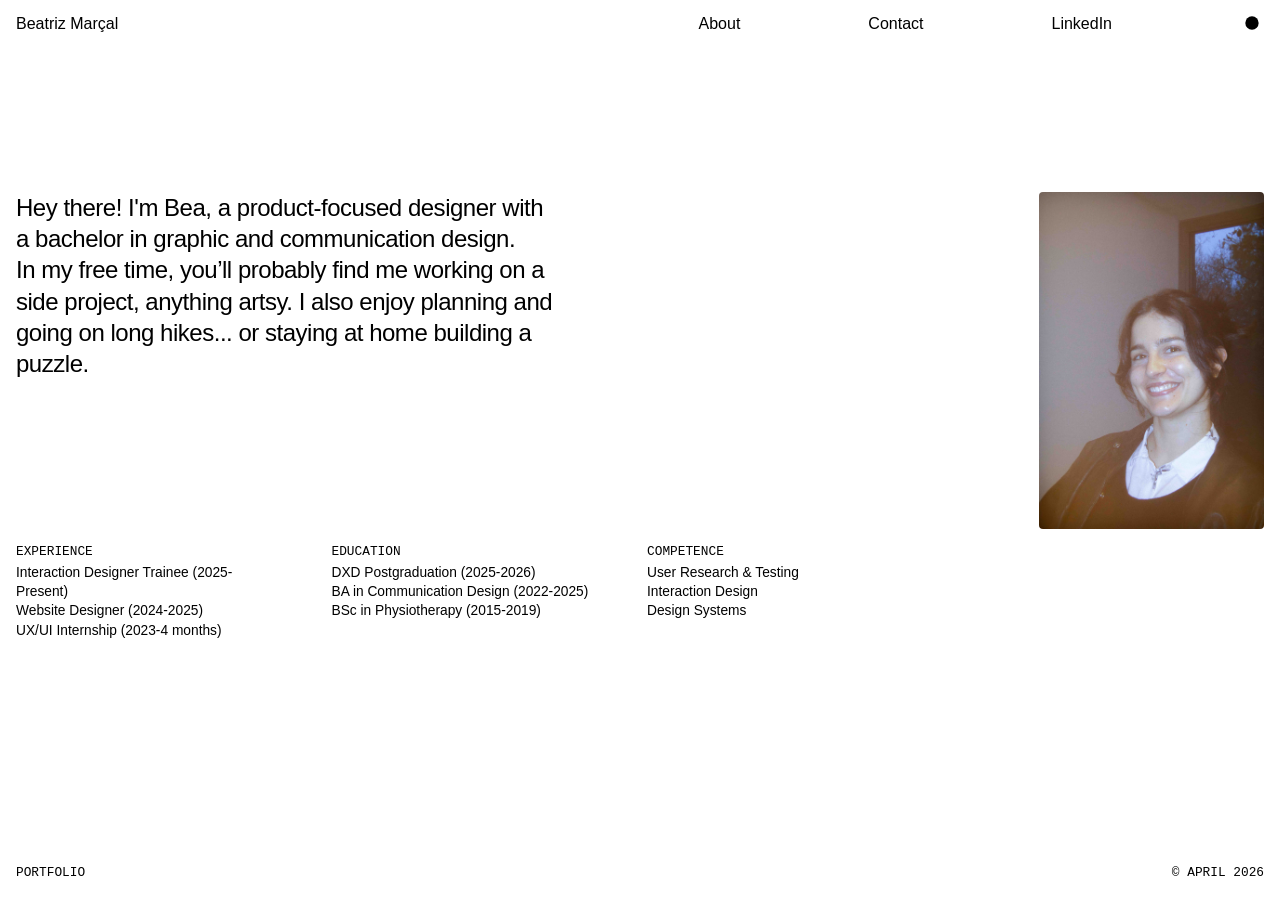
<file: info.html>
<!DOCTYPE html>
<html lang="en">
<head>
    <meta charset="UTF-8">
    <meta name="viewport" content="width=device-width, initial-scale=1.0">
    <link rel="icon" type="image/svg+xml" href="favicon.svg">
    <meta name="description" content="About Beatriz Marçal - Graphic and Communication Designer from Lisbon">
    <title>Beatriz Marçal — Portfolio</title>
    <link rel="stylesheet" href="main.css">
</head>
<body>
    <nav class="navbar">
        <div class="nav-container">
            <a href="index.html" class="nav-brand">Beatriz Marçal</a>
            <button class="nav-toggle" aria-label="Toggle navigation">
                <span></span>
                <span></span>
                <span></span>
            </button>
            <div class="nav-menu">
                <a href="info.html" class="nav-link">About</a>
                <a href="mailto:hello@beatrizmarcal.com" class="nav-link">Contact</a>
                <a href="https://www.linkedin.com/in/beatriz-marcal" target="_blank" rel="noopener noreferrer" class="nav-link">LinkedIn</a>
                <button class="theme-toggle" aria-label="Toggle theme">
                    <svg class="light-icon" width="24" height="24" viewBox="0 0 24 24" fill="none" xmlns="http://www.w3.org/2000/svg">
                        <circle cx="12" cy="12" r="8" fill="currentColor"/>
                    </svg>
                    <svg class="dark-icon" width="24" height="24" viewBox="0 0 24 24" fill="none" xmlns="http://www.w3.org/2000/svg" style="display: none;">
                        <circle cx="12" cy="12" r="8" stroke="currentColor" stroke-width="2"/>
                    </svg>
                </button>
            </div>
        </div>
    </nav>

    <main class="info-page fade-in-up">
        <div class="info-container">
            <div class="info-main-layout">
                
                <!-- Content Column -->
                <div class="info-content-column">
                    
                    <!-- Description -->
                    <section class="info-description">
                        <p class="hero-title">Hey there! I'm Bea, a product-focused designer with a bachelor in graphic and communication design.</p>
                        <p class="hero-title">In my free time, you’ll probably find me working on a side project, anything artsy. I also enjoy planning and going on long hikes... or staying at home building a puzzle.</p>
                    </section>

                    <!-- Experience, Education, Competence -->
                    <div class="info-columns">
                        
                        <section class="info-column">
                            <h2 class="caption">Experience</h2>
                            <article>
                                <p class="text-2">Interaction Designer Trainee (2025-Present)</p>
                                <p class="text-2">Website Designer (2024-2025)</p>
                                <p class="text-2">UX/UI Internship (2023-4 months)</p>
                            </article>
                        </section>

                        <section class="info-column">
                            <h2 class="caption">Education</h2>
                            <article>
                                <p class="text-2">DXD Postgraduation (2025-2026)</p>
                                <p class="text-2">BA in Communication Design (2022-2025)</p>
                                <p class="text-2">BSc in Physiotherapy (2015-2019)</p>
                            </article>   
                        </section>

                        <section class="info-column">
                            <h2 class="caption">Competence</h2>
                            <article>
                                <p class="text-2">User Research & Testing</p>
                                <p class="text-2">Interaction Design</p>
                                <p class="text-2">Design Systems</p>
                            </article>
                
                        </section>

                    </div>
                </div>

                <!-- Image Column -->
                <div class="info-image-column">
                    <figure>
                        <img src="Project_images/info/3Clowrez.jpg" alt="Beatriz Marçal - Communication Designer" loading="lazy">
                    </figure>
                </div>

            </div>
        </div>
    </main>

    <footer class="footer">
        <p class="caption">Portfolio</p>
        <p class="caption">© April 2026</p>
    </footer>

    <script src="script.js"></script>
</body>
</html>
</file>
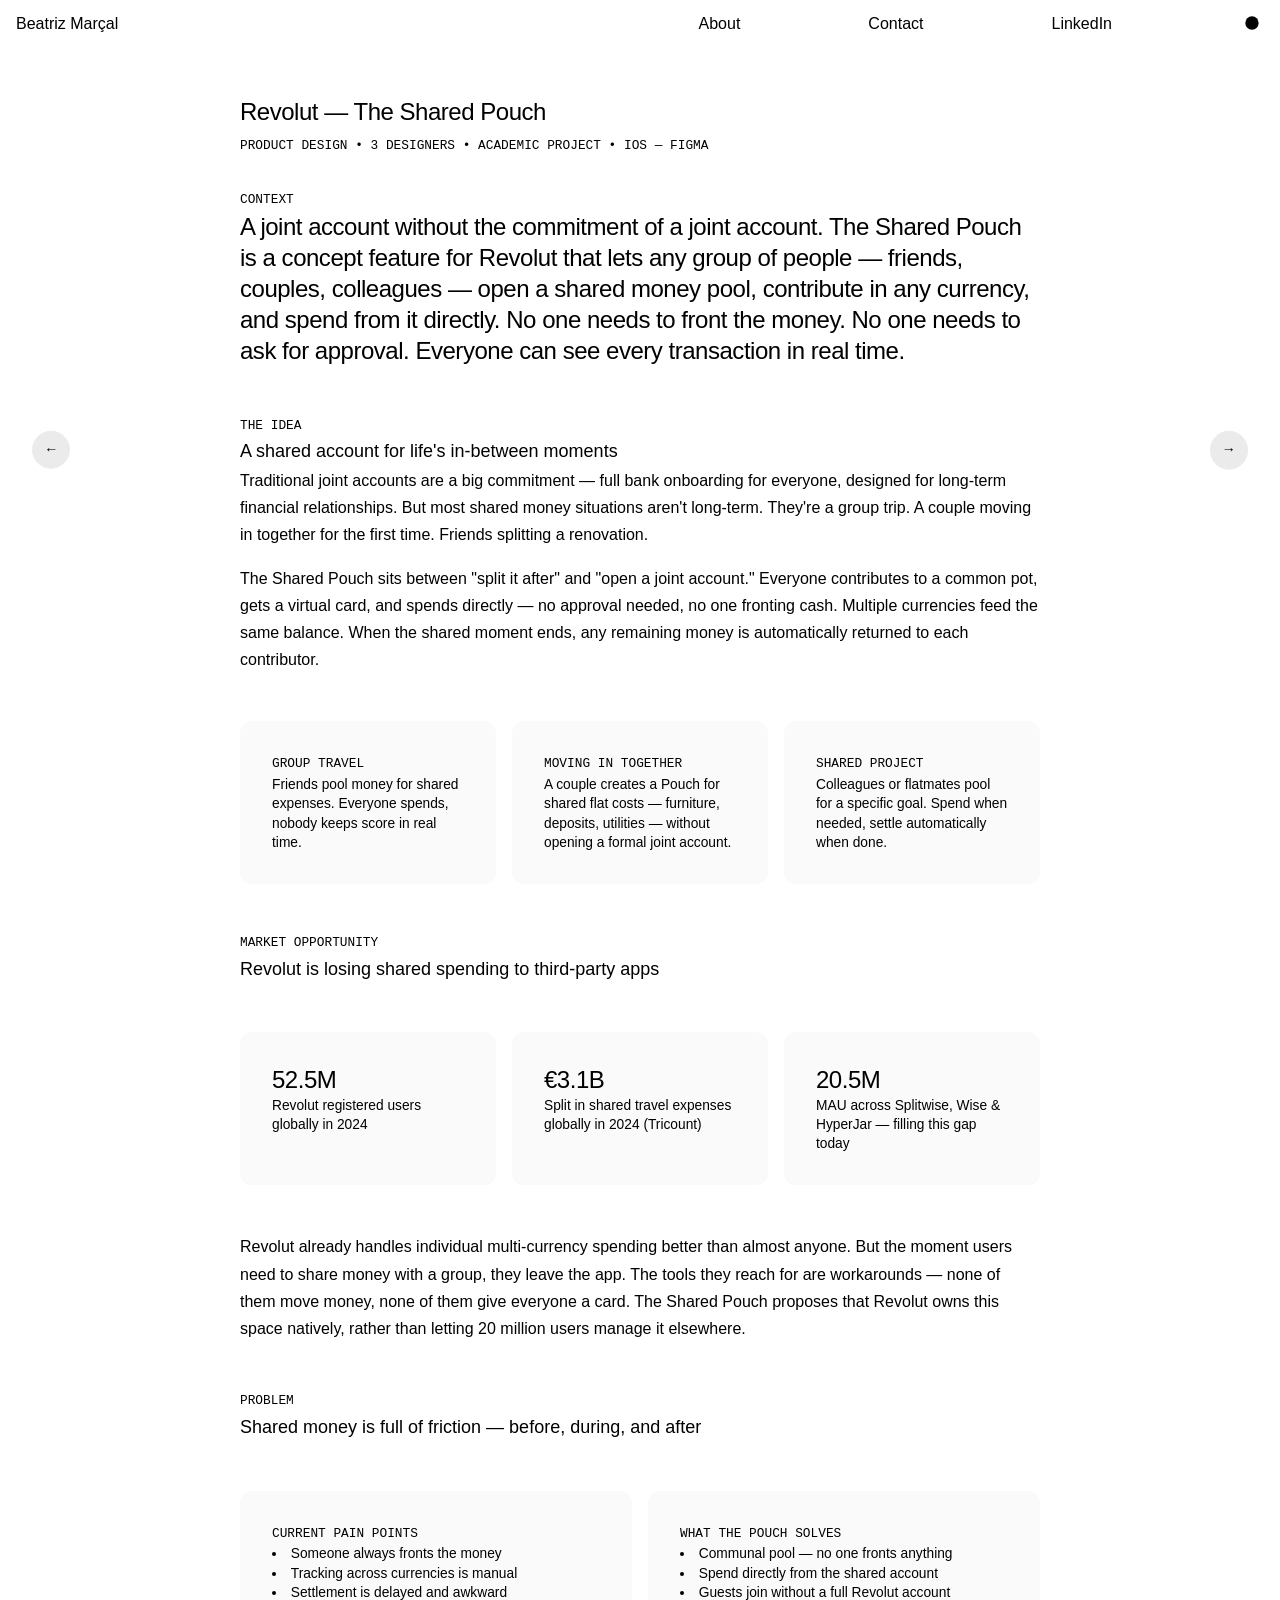
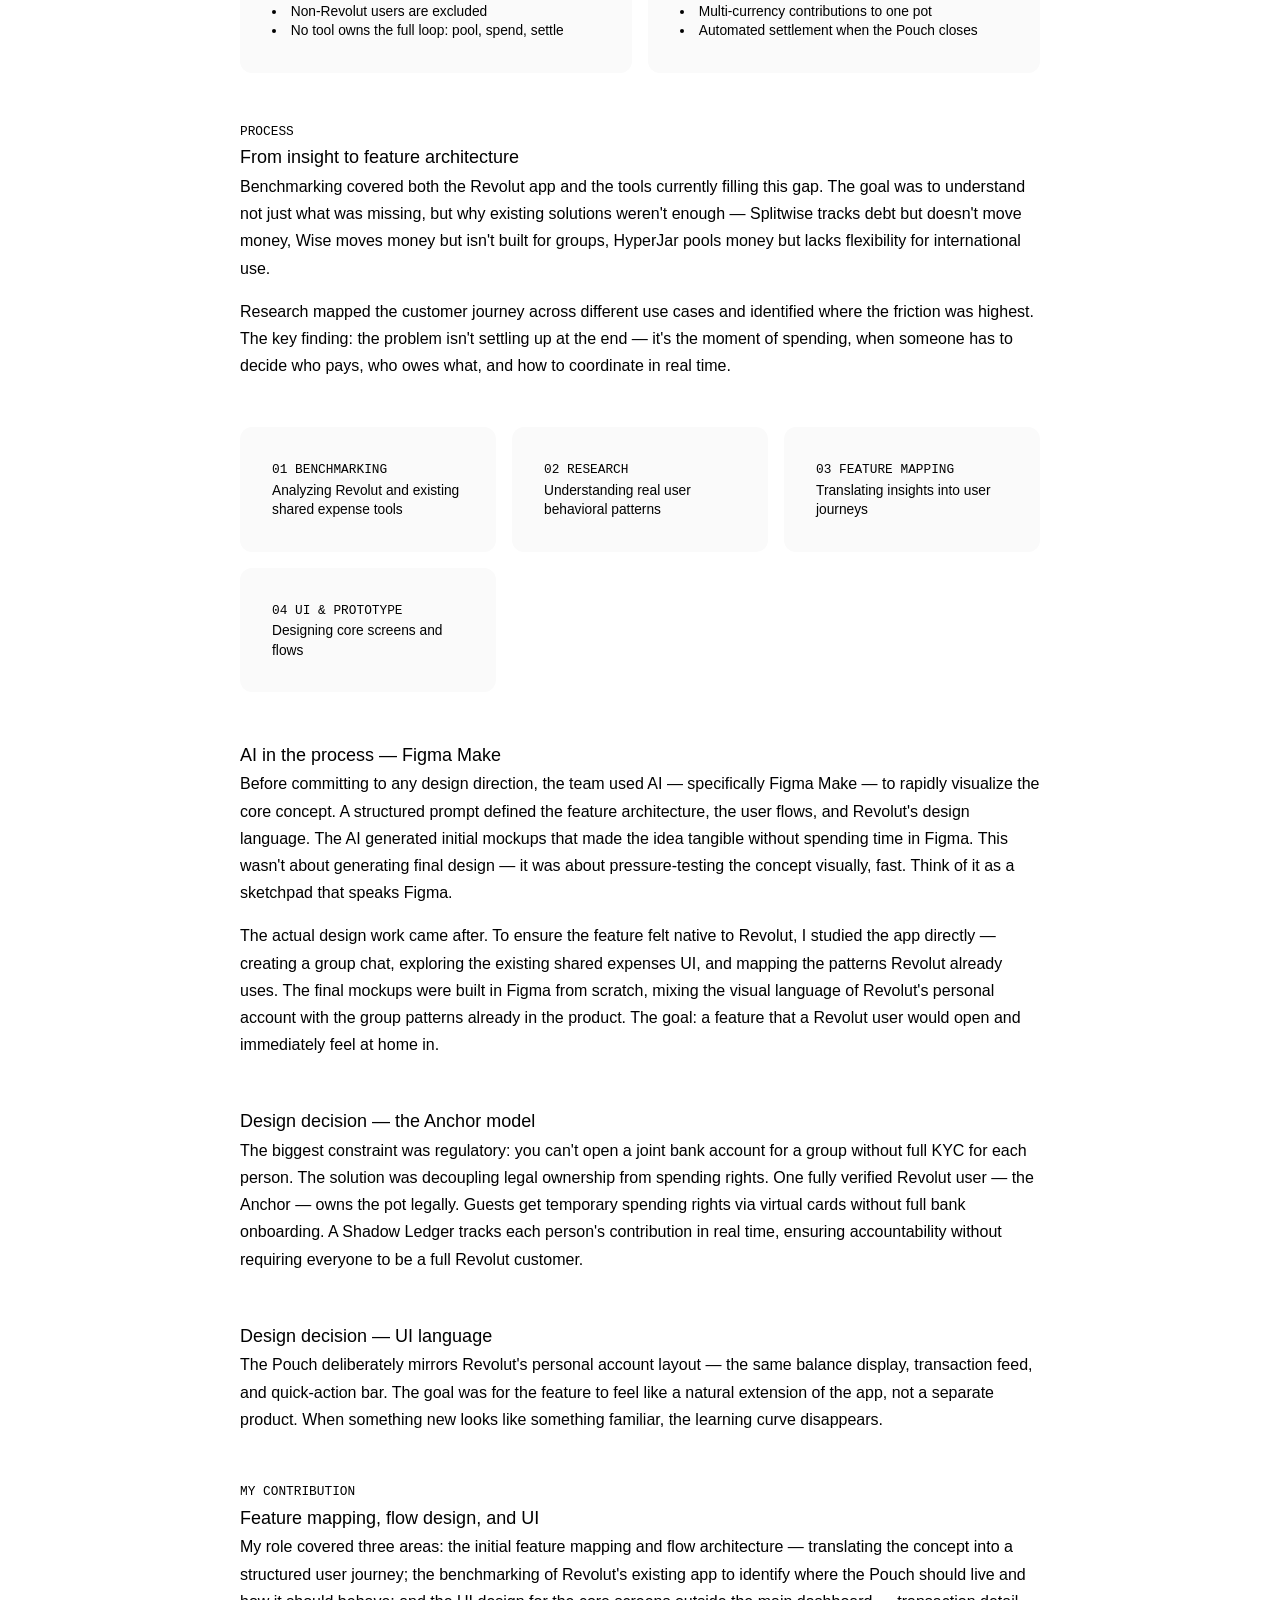
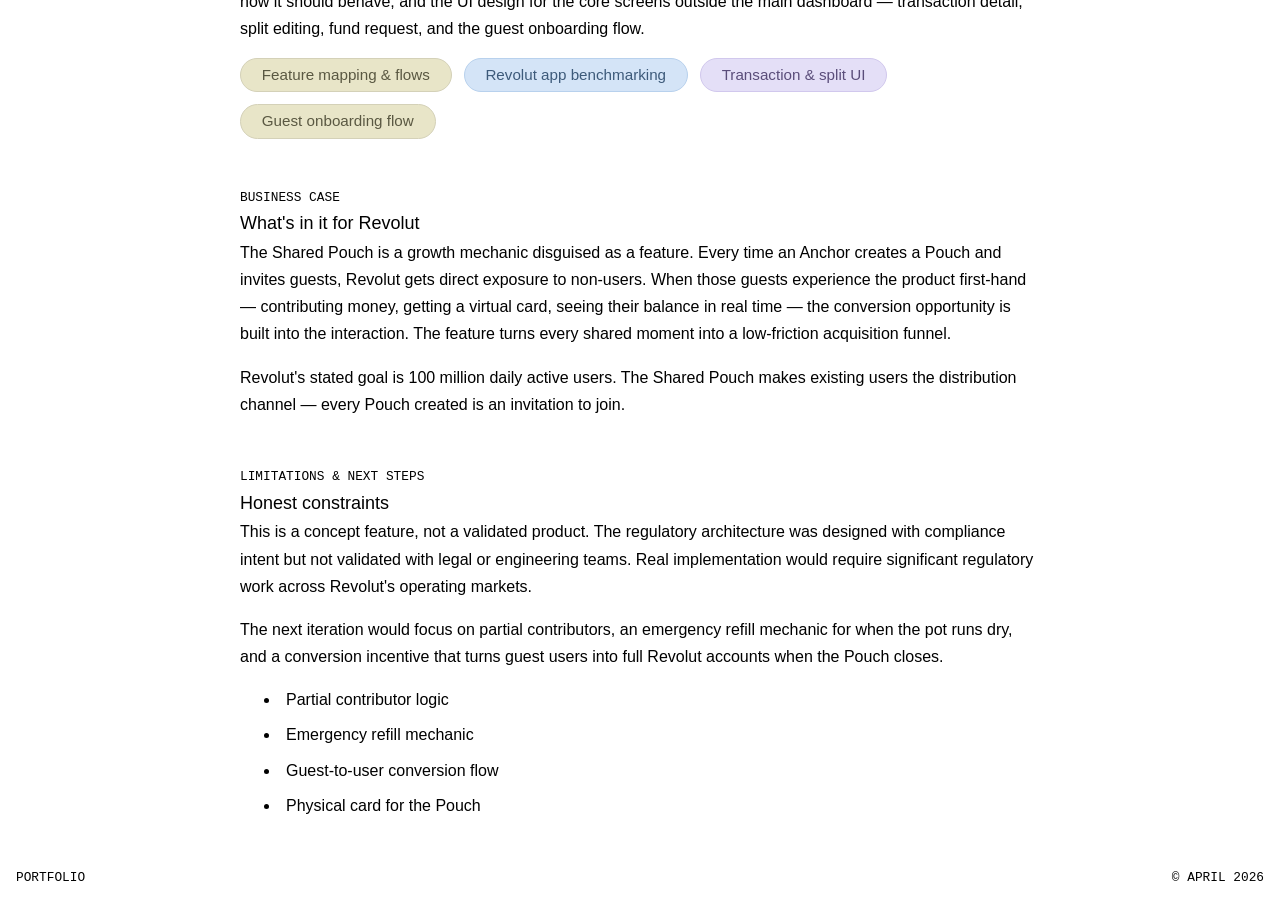
<file: project-4.html>
<!DOCTYPE html>
<html lang="en">
<head>
    <meta charset="UTF-8">
    <meta name="viewport" content="width=device-width, initial-scale=1.0">
    <link rel="icon" type="image/svg+xml" href="favicon.svg">
    <meta name="description" content="Revolut — The Shared Pouch - Concept Feature Design Case Study by Beatriz Marçal">
    <title>Revolut — The Shared Pouch | Beatriz Marçal</title>
    <link rel="stylesheet" href="main.css">
</head>
<body>
    <!-- Navigation -->
    <nav class="navbar">
        <div class="nav-container">
            <a href="index.html" class="nav-brand">Beatriz Marçal</a>
            <button class="nav-toggle" aria-label="Toggle navigation">
                <span></span>
                <span></span>
                <span></span>
            </button>
            <div class="nav-menu">
                <a href="info.html" class="nav-link">About</a>
                <a href="mailto:hello@beatrizmarcal.com" class="nav-link">Contact</a>
                <a href="https://www.linkedin.com/in/beatriz-marcal" target="_blank" rel="noopener noreferrer" class="nav-link">LinkedIn</a>
                <button class="theme-toggle" aria-label="Toggle theme">
                    <svg class="light-icon" width="24" height="24" viewBox="0 0 24 24" fill="none" xmlns="http://www.w3.org/2000/svg">
                        <circle cx="12" cy="12" r="8" fill="currentColor"/>
                    </svg>
                    <svg class="dark-icon" width="24" height="24" viewBox="0 0 24 24" fill="none" xmlns="http://www.w3.org/2000/svg" style="display: none;">
                        <circle cx="12" cy="12" r="8" stroke="currentColor" stroke-width="2"/>
                    </svg>
                </button>
            </div>
        </div>
    </nav>

    <!-- Project Detail -->
    <article class="project-detail">
        <div class="project-detail-grid">
            <div class="project-detail-container fade-in-up">
                <header class="project-header">
                    <h1 class="hero-title">Revolut — The Shared Pouch</h1>
                    <p class="caption">Product Design • 3 designers • Academic project • iOS — Figma</p>
                </header>

                <section class="project-section">
                    <h1 class="caption">Context</h1>
                    <p class="hero-title">A joint account without the commitment of a joint account. The Shared Pouch is a concept feature for Revolut that lets any group of people — friends, couples, colleagues — open a shared money pool, contribute in any currency, and spend from it directly. No one needs to front the money. No one needs to ask for approval. Everyone can see every transaction in real time.</p>
                </section>

                <section class="project-section">
                    <h1 class="caption">The idea</h1>
                    <h2 class="subtitle">A shared account for life's in-between moments</h2>
                    <p>Traditional joint accounts are a big commitment — full bank onboarding for everyone, designed for long-term financial relationships. But most shared money situations aren't long-term. They're a group trip. A couple moving in together for the first time. Friends splitting a renovation.</p>
                    <p>The Shared Pouch sits between "split it after" and "open a joint account." Everyone contributes to a common pot, gets a virtual card, and spends directly — no approval needed, no one fronting cash. Multiple currencies feed the same balance. When the shared moment ends, any remaining money is automatically returned to each contributor.</p>
                    
                    <div class="card-grid-3">
                        <div class="card">
                            <h3 class="caption">Group travel</h3>
                            <p class="text-2">Friends pool money for shared expenses. Everyone spends, nobody keeps score in real time.</p>
                        </div>
                        <div class="card">
                            <h3 class="caption">Moving in together</h3>
                            <p class="text-2">A couple creates a Pouch for shared flat costs — furniture, deposits, utilities — without opening a formal joint account.</p>
                        </div>
                        <div class="card">
                            <h3 class="caption">Shared project</h3>
                            <p class="text-2">Colleagues or flatmates pool for a specific goal. Spend when needed, settle automatically when done.</p>
                        </div>
                    </div>
                </section>

                <section class="project-section">
                    <h1 class="caption">Market opportunity</h1>
                    <h2 class="subtitle">Revolut is losing shared spending to third-party apps</h2>
                    <div class="card-grid-3">
                        <div class="card">
                            <h3 class="hero-title">52.5M</h3>
                            <p class="text-2">Revolut registered users globally in 2024</p>
                        </div>
                        <div class="card">
                            <h3 class="hero-title">€3.1B</h3>
                            <p class="text-2">Split in shared travel expenses globally in 2024 (Tricount)</p>
                        </div>
                        <div class="card">
                            <h3 class="hero-title">20.5M</h3>
                            <p class="text-2">MAU across Splitwise, Wise & HyperJar — filling this gap today</p>
                        </div>
                    </div>
                    <p>Revolut already handles individual multi-currency spending better than almost anyone. But the moment users need to share money with a group, they leave the app. The tools they reach for are workarounds — none of them move money, none of them give everyone a card. The Shared Pouch proposes that Revolut owns this space natively, rather than letting 20 million users manage it elsewhere.</p>
                </section>

                <section class="project-section">
                    <h1 class="caption">Problem</h1>
                    <h2 class="subtitle">Shared money is full of friction — before, during, and after</h2>
                </section>

                <div class="card-grid">
                    <div class="card">
                        <h3 class="caption">Current pain points</h3>
                        <ul>
                            <li class="text-2">Someone always fronts the money</li>
                            <li class="text-2">Tracking across currencies is manual</li>
                            <li class="text-2">Settlement is delayed and awkward</li>
                            <li class="text-2">Non-Revolut users are excluded</li>
                            <li class="text-2">No tool owns the full loop: pool, spend, settle</li>
                        </ul>
                    </div>
                    <div class="card">
                        <h3 class="caption">What the Pouch solves</h3>
                        <ul>
                            <li class="text-2">Communal pool — no one fronts anything</li>
                            <li class="text-2">Spend directly from the shared account</li>
                            <li class="text-2">Guests join without a full Revolut account</li>
                            <li class="text-2">Multi-currency contributions to one pot</li>
                            <li class="text-2">Automated settlement when the Pouch closes</li>
                        </ul>
                    </div>
                </div>

                <section class="project-section">
                    <h1 class="caption">Process</h1>
                    <h2 class="subtitle">From insight to feature architecture</h2>
                    <p>Benchmarking covered both the Revolut app and the tools currently filling this gap. The goal was to understand not just what was missing, but why existing solutions weren't enough — Splitwise tracks debt but doesn't move money, Wise moves money but isn't built for groups, HyperJar pools money but lacks flexibility for international use.</p>
                    <p>Research mapped the customer journey across different use cases and identified where the friction was highest. The key finding: the problem isn't settling up at the end — it's the moment of spending, when someone has to decide who pays, who owes what, and how to coordinate in real time.</p>
                    <div class="card-grid-3">
                        <div class="card">
                            <h3 class="caption">01 Benchmarking</h3>
                            <p class="text-2">Analyzing Revolut and existing shared expense tools</p>
                        </div>
                        <div class="card">
                            <h3 class="caption">02 Research</h3>
                            <p class="text-2">Understanding real user behavioral patterns</p>
                        </div>
                        <div class="card">
                            <h3 class="caption">03 Feature mapping</h3>
                            <p class="text-2">Translating insights into user journeys</p>
                        </div>
                        <div class="card">
                            <h3 class="caption">04 UI & prototype</h3>
                            <p class="text-2">Designing core screens and flows</p>
                        </div>
                    </div>
                </section>

                <section class="project-section">
                    <h2 class="subtitle">AI in the process — Figma Make</h2>
                    <p>Before committing to any design direction, the team used AI — specifically Figma Make — to rapidly visualize the core concept. A structured prompt defined the feature architecture, the user flows, and Revolut's design language. The AI generated initial mockups that made the idea tangible without spending time in Figma. This wasn't about generating final design — it was about pressure-testing the concept visually, fast. Think of it as a sketchpad that speaks Figma.</p>
                    <p>The actual design work came after. To ensure the feature felt native to Revolut, I studied the app directly — creating a group chat, exploring the existing shared expenses UI, and mapping the patterns Revolut already uses. The final mockups were built in Figma from scratch, mixing the visual language of Revolut's personal account with the group patterns already in the product. The goal: a feature that a Revolut user would open and immediately feel at home in.</p>
                </section>

                <section class="project-section">
                    <h2 class="subtitle">Design decision — the Anchor model</h2>
                    <p>The biggest constraint was regulatory: you can't open a joint bank account for a group without full KYC for each person. The solution was decoupling legal ownership from spending rights. One fully verified Revolut user — the Anchor — owns the pot legally. Guests get temporary spending rights via virtual cards without full bank onboarding. A Shadow Ledger tracks each person's contribution in real time, ensuring accountability without requiring everyone to be a full Revolut customer.</p>
                </section>

                <section class="project-section">
                    <h2 class="subtitle">Design decision — UI language</h2>
                    <p>The Pouch deliberately mirrors Revolut's personal account layout — the same balance display, transaction feed, and quick-action bar. The goal was for the feature to feel like a natural extension of the app, not a separate product. When something new looks like something familiar, the learning curve disappears.</p>
                </section>

                <section class="project-section">
                    <h1 class="caption">My contribution</h1>
                    <h2 class="subtitle">Feature mapping, flow design, and UI</h2>
                    <p>My role covered three areas: the initial feature mapping and flow architecture — translating the concept into a structured user journey; the benchmarking of Revolut's existing app to identify where the Pouch should live and how it should behave; and the UI design for the core screens outside the main dashboard — transaction detail, split editing, fund request, and the guest onboarding flow.</p>
                    <div class="chips-container">
                        <span class="chip chip-yellow">Feature mapping & flows</span>
                        <span class="chip chip-blue">Revolut app benchmarking</span>
                        <span class="chip chip-purple">Transaction & split UI</span>
                        <span class="chip chip-yellow">Guest onboarding flow</span>
                    </div>
                </section>

                <section class="project-section">
                    <h1 class="caption">Business case</h1>
                    <h2 class="subtitle">What's in it for Revolut</h2>
                    <p>The Shared Pouch is a growth mechanic disguised as a feature. Every time an Anchor creates a Pouch and invites guests, Revolut gets direct exposure to non-users. When those guests experience the product first-hand — contributing money, getting a virtual card, seeing their balance in real time — the conversion opportunity is built into the interaction. The feature turns every shared moment into a low-friction acquisition funnel.</p>
                    <p>Revolut's stated goal is 100 million daily active users. The Shared Pouch makes existing users the distribution channel — every Pouch created is an invitation to join.</p>
                </section>

                <section class="project-section">
                    <h1 class="caption">Limitations & next steps</h1>
                    <h2 class="subtitle">Honest constraints</h2>
                    <p>This is a concept feature, not a validated product. The regulatory architecture was designed with compliance intent but not validated with legal or engineering teams. Real implementation would require significant regulatory work across Revolut's operating markets.</p>
                    <p>The next iteration would focus on partial contributors, an emergency refill mechanic for when the pot runs dry, and a conversion incentive that turns guest users into full Revolut accounts when the Pouch closes.</p>
                    <ul>
                        <li>Partial contributor logic</li>
                        <li>Emergency refill mechanic</li>
                        <li>Guest-to-user conversion flow</li>
                        <li>Physical card for the Pouch</li>
                    </ul>
                </section>
            </div>
        </div>
    </article>

    <!-- Project Navigation Arrows -->
    <nav class="project-nav-arrows">
        <a href="project-5.html" class="project-nav-arrow prev"></a>
        <a href="project-3.html" class="project-nav-arrow next"></a>
    </nav>

   <footer class="footer">
        <p class="caption">Portfolio</p>
        <p class="caption">© April 2026</p>
    </footer>
    <script src="script.js"></script>
</body>
</html>
</file>
<file: main.css>
/* ===========================
   CSS Reset & Base Styles
   =========================== */

* {
    margin: 0;
    padding: 0;
    box-sizing: border-box;
}

:root {
    /* Core Colors */
    --color-black: #000000;
    --color-white: #ffffff;
    --color-gray: #9b9b9b;
    --color-gray-light: #fafafa;
    --color-gray-lighter: #ebebeb;
    --color-gray-border: #e0e0e0;
    
    /* Semantic Colors */
    --text-primary: var(--color-black);
    --text-secondary: var(--color-gray);
    --bg-color: var(--color-white);
    --bg-secondary: var(--color-gray-light);
    --border-color: var(--color-gray-border);
    
    /* Typography - Clean */
    --font-main: 'Inter', BlinkMacSystemFont, 'Helvetica Neue', Arial, sans-serif;
    --font-size-base: 1rem;
    --font-size-small: 0.86rem;
    --font-size-caption: 0.80rem;
    --font-size-h3: 1rem;
    --font-size-h2: 1.125rem;
    --font-size-h1: 1.5rem;
    
    /* Font Weights */
    --font-weight-normal: 400;
    --font-weight-medium: 500;
    
    /* Line Heights */
    --line-height-tight: 1.3;
    --line-height-snug: 1.4;
    --line-height-normal: 1.6;
    --line-height-relaxed: 1.7;
    
    /* Spacing */
    --spacing-xs: 0.5rem;
    --spacing-sm: 1rem;
    --spacing-md: 2rem;
    --spacing-lg: 3rem;
    --spacing-xl: 4rem;
    --spacing-2xl: 6rem;
    --spacing-3xl: 8rem;
    --spacing-4xl: 12rem;
    
    /* Container */
    --container-max: 100%;
    --container-padding: 1rem;
    
    /* Transitions */
    --transition-fast: 0.2s ease;
    --transition-normal: 0.3s ease;
}

/* ===========================
   Dark Mode
   =========================== */

/* System preference: dark mode */


/* Manual theme overrides */
[data-theme="light"] {
    --color-black: #000000;
    --color-white: #ffffff;
    --color-gray: #9b9b9b;
    --color-gray-light: #fafafa;
    --color-gray-lighter: #ebebeb;
    --color-gray-border: #e0e0e0;
}

[data-theme="dark"] {
    --color-black: #cbcbcb;
    --color-white: #1a1a1a;
    --color-gray: #8a8a8a;
    --color-gray-light: #242424;
    --color-gray-lighter: #3a3a3a;
    --color-gray-border: #3a3a3a;
}


html {
    font-size: var(--font-size-base);
    scroll-behavior: smooth;
    height: 100%;
}

body {
    font-family: var(--font-main);
    line-height: var(--line-height-relaxed);
    color: var(--text-primary);
    background-color: var(--bg-color);
    margin: 0 var(--container-padding);
    margin-bottom: 0;
    min-height: 100%;
    display: flex;
    flex-direction: column;
    transition: background-color var(--transition-normal), color var(--transition-normal);
}

img {
    max-width: 100%;
    height: auto;
    display: block;
}

a {
    color: inherit;
    text-decoration: none;
}

ul, ol {
    list-style-position: inside;
}

/* Utility Text Classes */
.caption {
    font-family: 'Courier New', Courier, monospace;
    font-size: var(--font-size-caption);
    color: var(--text-primary);
    font-weight: var(--font-weight-normal);
    text-transform: uppercase;
}

.text-2 {
    font-family: sans-serif;
    font-size: var(--font-size-small);
    color: var(--text-primary);
    font-weight: var(--font-weight-normal);
    line-height: 1.4;
}

.hero-title {
    font-size: var(--font-size-h1);
    font-weight: var(--font-weight-normal);
    line-height: var(--line-height-tight);
    color: var(--text-primary);
    letter-spacing: -0.02em;
}

.subtitle{
    font-size: var(--font-size-h2);
    font-weight: var(--font-weight-medium);
    max-width: 800px;
    margin-left: auto;
    margin-right: auto;
    text-align: left;
}

.text-1 {
    font-size: var(--font-size-base);
    font-weight: var(--font-weight-normal);
    color: var(--text-primary);
}

.text-1-secondary {
    font-size: var(--font-size-base);
    font-weight: var(--font-weight-normal);
    color: var(--text-secondary);
}

/* ===========================
   Navigation
   =========================== */

.navbar {
    position: fixed;
    top: 0;
    left: 0;
    right: 0;
    background-color: var(--bg-color);
    z-index: 1000;
    padding: 0.6rem var(--container-padding);
}

.nav-container {
    max-width: var(--container-max);
    padding: 0;
    display: flex;
    justify-content: space-between;
    align-items: center;
}

.nav-brand {
    font-size: var(--font-size-base);
    font-weight: var(--font-weight-normal);
    color: var(--text-primary);
}

.nav-brand:hover {
    opacity: 0.7;
}

.theme-toggle {
    background: none;
    border: none;
    cursor: pointer;
    padding: 0;
    display: flex;
    align-items: center;
    justify-content: center;
    width: 24px;
    height: 24px;
    color: var(--text-primary);
    transition: opacity var(--transition-fast);
}

.theme-toggle:hover {
    opacity: 0.7;
}

.theme-toggle svg {
    width: 20px;
    height: 20px;
    display: block;
}

.nav-menu {
    display: flex;
    gap: var(--spacing-3xl);
    align-items: center;
}

.nav-link {
    color: var(--text-primary);
    font-size: var(--font-size-base);
    font-weight: var(--font-weight-normal);
    position: relative;
    padding: 0;
}

.nav-link:hover,
.nav-link.active {
    color: var(--text-primary);
}

.nav-link.active::after {
    display: none;
}

.nav-toggle {
    display: none;
    flex-direction: column;
    justify-content: center;
    align-items: center;
    gap: 5px;
    background: none;
    border: none;
    cursor: pointer;
    padding: 0;
    width: 25px;
    height: 20px;
}

.nav-toggle span {
    width: 25px;
    height: 2px;
    background-color: var(--text-primary);
    transition: all var(--transition-fast);
    display: block;
    transform-origin: center;
}

/* ===========================
   Hero Section
   =========================== */

.hero {
    padding-top: var(--spacing-4xl);
    padding-bottom: var(--spacing-3xl);
    display: flex;
    flex-direction: column;
    gap: var(--spacing-md);
    background-color: var(--bg-color);
    flex: 1;
}

.hero-container {
    max-width: 450px;
    padding: 0;
    text-align: left;
    
}

/* ===========================
   Filter Chips
   =========================== */

.filters-container {
    max-width: var(--container-max);
    padding: 0;
    display: flex;
    gap: var(--spacing-xs);
    flex-wrap: wrap;
}

.filter-chip {
    padding: var(--spacing-xs) var(--spacing-sm);
    background-color: var(--color-gray-lighter);
    border: 1px solid var(--color-gray-lighter);
    border-radius: 20px;
    font-size: var(--font-size-small);
    font-weight: var(--font-weight-normal);
    font-family: 'Courier New', Courier, monospace;
    color: var(--text-primary);
    cursor: pointer;
    text-transform: lowercase;
    transition: all var(--transition-fast);
}

.filter-chip:hover {
    background-color: var(--text-primary);
    border-color: var(--text-primary);
    color: var(--bg-color);
}

.filter-chip.active {
    background-color: var(--text-primary);
    border-color: var(--text-primary);
    color: var(--bg-color);
}

/* ===========================
   Colored Chips
   =========================== */

.chips-container {
    display: flex;
    gap: 0.75rem;
    flex-wrap: wrap;
    margin-top: var(--spacing-sm);
}

.chip {
    padding: 0.2rem 1.30rem;
    border-radius: 24px;
    font-size: 0.95rem;
    font-weight: var(--font-weight-medium);
    border: 1px solid;
    display: inline-block;
}

.chip-yellow {
    background-color: #e8e5c8;
    color: #5a5842;
    border-color: #d4d1b8;
}

.chip-blue {
    background-color: #d4e4f7;
    color: #3d5a7a;
    border-color: #b8d1ed;
}

.chip-purple {
    background-color: #e4dff7;
    color: #5a4d7a;
    border-color: #d1c8ed;
}

/* ===========================
   Projects Grid
   =========================== */

.projects {
    padding: 0;
    background-color: var(--bg-color);
    flex: 1;
}

.projects-container {
    max-width: 100%;
    margin: 0;
    padding: 0;
    display: flex;
    flex-direction: column;
    gap: var(--spacing-xl);
}

.project-card {
    display: flex;
    flex-direction: column;
    gap: var(--spacing-xs);
    padding-top: var(--spacing-sm);
    opacity: 1;
    transform: scale(1);
    transition: opacity 0.5s cubic-bezier(0.4, 0, 0.2, 1),
                transform 0.5s cubic-bezier(0.4, 0, 0.2, 1);
}

.project-card.filtering-out {
    opacity: 0;
    transform: scale(0.95) translateY(10px);
    pointer-events: none;
}

.project-card.filtering-in {
    animation: filterIn 0.6s cubic-bezier(0.4, 0, 0.2, 1);
}

@keyframes filterIn {
    from {
        opacity: 0;
        transform: scale(0.95) translateY(10px);
    }
    to {
        opacity: 1;
        transform: scale(1) translateY(0);
    }
}

.project-card.hidden {
    display: none;
}

.project-link {
    display: flex;
    flex-direction: column;
    text-decoration: none;
}

.project-link:hover {
    transform: none;
}

/* Project Header - contains info and grid controls */
.project-header {
    display: flex;
    flex-direction: row;
    justify-content: space-between;
    align-items: center;
    max-width: var(--container-max);
}

/* Project Detail Header - vertical layout */
.project-detail .project-header {
    flex-direction: column;
    align-items: flex-start;
    margin-top: var(--spacing-md);
    margin-bottom: var(--spacing-md);
    gap: var(--spacing-xs);
    max-width: 800px;
    margin-left: auto;
    margin-right: auto;
}

/* Grid Controls */
.grid-controls {
    display: flex;
    gap: var(--spacing-sm);
    flex-shrink: 0;

}

.grid-btn {
    background: none;
    border: none;
    cursor: pointer;
    padding: 0;
    display: flex;
    align-items: center;
    justify-content: center;
}

.grid-btn img {
    width: 20px;
    height: 20px;
    display: block;
    opacity: 0.3;
    transition: opacity var(--transition-fast), filter var(--transition-fast);
}

.grid-btn.active img {
    opacity: 1;
}

/* Dark mode: invert grid icons */
@media (prefers-color-scheme: dark) {
    .grid-btn img {
        filter: invert(1);
    }
}

[data-theme="dark"] .grid-btn img {
    filter: invert(1);
}

[data-theme="light"] .grid-btn img {
    filter: none;
}

.project-info {
    display: flex;
    flex-direction: row;
    gap: 8px;
    flex: 1;
}

.project-images {
    display: grid;
    gap: var(--spacing-xs);
    max-width: var(--container-max);
}

.project-images figure {
    margin: 0;
    padding: 0;
    display: flex;
    flex-direction: column;
}

.project-images img {
    width: 100%;
    height: auto;
    object-fit: cover;
    background-color: var(--bg-secondary);
}

/* Grid layout variations */
[data-grid="1"] .project-images {
    grid-template-columns: 1fr;
}

[data-grid="2"] .project-images {
    grid-template-columns: repeat(2, 1fr);
}

[data-grid="3"] .project-images {
    grid-template-columns: repeat(3, 1fr);
}

[data-grid="4"] .project-images {
    grid-template-columns: repeat(4, 1fr);
}

/* Hide mobile-only buttons on desktop */
.grid-btn-mobile {
    display: none;
}

/* ===========================
   Project Detail Page
   =========================== */

.project-detail {
    padding: var(--spacing-xl) 0 0 0;
    flex: 1;
}

.project-detail-grid {
    max-width: 1400px;
    margin: 0 auto;
    padding: 0 var(--spacing-lg);
}

.project-detail-container {
    max-width: 1400px;
    width: 100%;
    padding: 0;
}

.project-section {
    margin-bottom: var(--spacing-lg);
    max-width: 800px;
    margin-left: auto;
    margin-right: auto;
    
}

.project-section p {
    margin-bottom: var(--spacing-sm);
}

.project-section h1 {
    margin-top: var(--spacing-md);
}



.project-section ul,
.project-section ol {
    margin-bottom: var(--spacing-sm);
    padding-left: 1.5rem;
    color: var(--text-primary);
    font-weight: var(--font-weight-normal);
    max-width: 800px;
    margin-left: auto;
    margin-right: auto;
    text-align: left;
}

.project-section li {
    margin-bottom: var(--spacing-xs);
}

/* ===========================
   Image Layouts
   =========================== */

/* Single project image */
.project-image {
    margin: var(--spacing-sm) 0;
    padding: 0 8rem;
}

.project-image img {
    width: 100%;
    height: auto;
    display: block;
    background-color: var(--bg-secondary);
    border-radius: 8px;
}

/* Always white background (light and dark mode) */
.bg-always-white img {
    background-color: #f5f5f5;
    padding: var(--spacing-sm);
}

/* Two column grid */
.image-grid-2col {
    display: grid;
    grid-template-columns: repeat(2, 1fr);
    gap: var(--spacing-sm);
    margin: var(--spacing-sm) 0;
    padding: 0 8rem;
}

.image-grid-2col figure {
    margin: 0;
    overflow: hidden;
}

.image-grid-2col img {
    width: 100%;
    height: auto;
    display: block;
    background-color: var(--bg-secondary);
    border-radius: 8px;
}

/* Poster grid layout: poster on left, stacked images on right */
.poster-grid {
    display: grid;
    grid-template-columns: 1fr 1fr;
    gap: var(--spacing-sm);
    align-items: stretch;
    margin: var(--spacing-sm) 0;
    padding: 0 8rem;
}

.poster-column {
    margin: 0;
    display: flex;
    align-items: stretch;
}

.poster-column img {
    width: 100%;
    height: 100%;
    display: block;
    background-color: var(--bg-secondary);
    border-radius: 8px;
    object-fit: cover;
}

.images-column {
    display: flex;
    flex-direction: column;
    gap: var(--spacing-sm);
    height: 100%;
}

.images-column figure {
    margin: 0;
    overflow: hidden;
    flex: 1;
    display: flex;
    align-items: center;
}

.images-column img {
    width: 100%;
    height: 100%;
    display: block;
    background-color: var(--bg-secondary);
    border-radius: 8px;
    object-fit: contain;
}

/* Image links */
.image-link {
    margin-top: var(--spacing-xs);
    text-align: center;
}

.link-button {
    display: inline-flex;
    align-items: center;
    justify-content: center;
    text-decoration: none;
    cursor: pointer;
    background-color: transparent;
    border: none;
    padding: 0;
    font-size: var(--font-size-base);
    color: var(--text-primary);
    font-weight: var(--font-weight-normal);
    transition: opacity var(--transition-fast);
}

.link-button:hover {
    opacity: 0.7;
}

.link-disclaimer {
    text-align: center;
    font-size: var(--font-size-small);
    color: var(--text-secondary);
    margin-top: 0.5rem;
}

/* Project External Link */
.project-link-section {
    margin-top: var(--spacing-md);
    text-align: left;
    max-width: 800px;
    margin-left: auto;
    margin-right: auto;
}

.project-external-link {
    display: inline-block;
    padding: var(--spacing-md) var(--spacing-xl);
    background-color: var(--bg-secondary);
    color: var(--text-primary);
    text-decoration: none;
    border-radius: 8px;
    transition: background-color 0.3s ease;
}

.project-external-link:hover {
    background-color: var(--text-secondary);
}

/* Card Grid */
.card-grid {
    display: grid;
    grid-template-columns: repeat(2, 1fr);
    gap: var(--spacing-sm);
    margin: var(--spacing-lg) auto;
    max-width: 800px;
}

.card-grid-3 {
    display: grid;
    grid-template-columns: repeat(3, 1fr);
    gap: var(--spacing-sm);
    margin: var(--spacing-lg) auto;
    max-width: 1000px;
}

.card {
    background-color: var(--bg-secondary);
    padding: var(--spacing-md);
    border-radius: 12px;
}

.card .subtitle {
    margin-bottom: 0;
    margin-top: 0;
}

.card p {
    color: var(--text-primary);
}

.card p:last-child {
    margin-bottom: 0;
}

/* ===========================
   Info Page
   =========================== */

.info-page {
    padding-top: var(--spacing-4xl);
    padding-bottom: 4vh;
    flex: 1;
}

/* Main Layout */
.info-main-layout {
    display: grid;
    grid-template-columns: 4fr 1fr;
    gap: 10%;
    align-items: start;
}

.info-content-column {
    display: flex;
    flex-direction: column;
    gap: 18vh;
}

.info-image-column {
    position: sticky;
    top: var(--spacing-2xl);
}

.info-image-column figure {
    margin: 0;
    width: 100%;
}

.info-image-column img {
    width: 100%;
    height: auto;
    border-radius: 4px;
}

/* Description */
.info-description {
    padding-right: 40%;
}

/* Three Columns */
.info-columns {
    display: grid;
    grid-template-columns: 1fr 1fr 1fr;
    gap: var(--spacing-lg);
    align-items: start;
}

.info-column {
    min-width: 0;
}

.info-column article {
    margin-bottom: var(--spacing-sm);
}

.info-column article:last-child {
    margin-bottom: 0;
}

/* ===========================
   Responsive
   =========================== */

/* Large Screens (4K) */
@media (min-width: 1920px) {
    :root {
        --font-size-base: 1.25rem;
        --font-size-small: 1.125rem;
        --font-size-caption: 1rem;
        --font-size-h3: 1.375rem;
        --font-size-h2: 1.5rem;
        --font-size-h1: 2.25rem;
        
        --spacing-xs: 0.75rem;
        --spacing-sm: 1.5rem;
        --spacing-md: 3rem;
        --spacing-lg: 4.5rem;
        --spacing-xl: 6rem;
        --spacing-2xl: 9rem;
        --spacing-3xl: 12rem;
        --spacing-4xl: 16rem;
        
        --container-padding: 2rem;
    }
    
    .hero-container {
        max-width: 700px;
    }
    
    /* Project grid controls */
    .grid-btn img {
        width: 28px;
        height: 28px;
    }
    
    .project-info {
        gap: 12px;
    }
    
    .info-description {
        padding-right: 50%;
    }
    
    .info-columns {
        gap: var(--spacing-xl);
    }

    /* Project Detail Pages - Better readability on 4K */
    .project-detail-grid {
        max-width: 1800px;
    }
    
    .project-detail-container {
        max-width: 1800px;
    }
    
    .project-section p {
        max-width: 900px;
    }
    
    .project-section ul,
    .project-section ol {
        max-width: 900px;
    }
    
    .subtitle {
        max-width: 900px;
    }
    
    .project-detail .project-header {
        max-width: 900px;
    }
    
    .project-link-section {
        max-width: 900px;
    }
    
    /* Project navigation arrows positioning for 4K */
    .project-nav-arrows {
        padding: 0 3rem;
    }
    
    .project-nav-arrow {
        padding: 0.5rem 0.85rem;
        font-size: 16px;
    }

}

@media (max-width: 1024px) {
    /* Info Page */
    .info-main-layout {
        gap: 5%;
    }
    
    .info-columns {
        gap: var(--spacing-lg);
    }
    
    .info-content-column {
        gap: 16vh;
    }

    .info-description {
        padding-right: 26%;
    }
    
    /* Hide project navigation arrows on tablets and below */
    .project-nav-arrows {
        display: none;
    }
}

@media (max-width: 968px) {
    /* Projects */
    .project-card {
        padding: 0;
    }
    
    /* Index page project headers - keep row layout with top alignment */
    .projects .project-header {
        flex-direction: row;
        gap: var(--spacing-sm);
        align-items: flex-start;
    }
    
    .projects .project-info {
        display: flex;
        flex-direction: column;
        gap: 0;
    }
    
    .projects .grid-controls {
        align-self: flex-start;
    }
    
    /* Detail page project headers - column layout */
    .project-detail .project-header {
        flex-direction: column;
        align-items: flex-start;
        margin-bottom: var(--spacing-md);
        gap: var(--spacing-sm);
    }
    
    .project-detail .grid-controls {
        align-self: flex-end;
    }
    
    [data-grid="4"] .project-images {
        grid-template-columns: repeat(3, 1fr);
    }
    
    /* Info Page */
    .info-main-layout {
        grid-template-columns: 1fr;
        gap: var(--spacing-lg);
    }
    
    .info-image-column {
        order: -1;
        position: relative;
        top: 0;
    }
    
    .info-image-column figure {
        max-width: 200px;
        margin: 0 auto;
    }
    
    .info-columns {
        grid-template-columns: 1fr;
        gap: var(--spacing-lg);
    }
    
    .info-content-column {
        gap: var(--spacing-xl);
    }
}

@media (max-width: 768px) {
    /* Navigation */
    .nav-toggle {
        display: flex;
    }
    
    .theme-toggle {
        align-self: center;
    }
    
    .theme-toggle svg {
        width: 20px;
        height: 20px;
    }
    
    .nav-menu {
        position: fixed;
        top: calc(0.6rem * 2 + 1.6rem);
        left: 0;
        right: 0;
        background-color: var(--bg-color);
        flex-direction: column;
        padding: var(--spacing-md);
        gap: var(--spacing-sm);
        transform: translateY(-100%);
        opacity: 0;
        visibility: hidden;
        transition: all var(--transition-normal);
        z-index: 999;
    }
    
    .nav-menu.active {
        transform: translateY(0);
        opacity: 1;
        visibility: visible;
    }
    
    .nav-link.active::after {
        display: none;
    }
    
    /* Hero */
    .hero {
        padding-top: var(--spacing-4xl);
        padding-bottom: var(--spacing-2xl);
    }
    
    /* Filters */
    .filter-chip {
        padding: var(--spacing-xs) var(--spacing-sm);
        font-size: var(--font-size-small);
    }
    
    /* Projects Grid */
    .grid-btn-mobile {
        display: flex;
    }
    
    .grid-btn-desktop {
        display: none;
    }
    
    [data-grid="3"] .project-images,
    [data-grid="4"] .project-images {
        grid-template-columns: repeat(2, 1fr);
    }
    
    .grid-controls {
        gap: var(--spacing-xs);
    }
    
    .grid-btn img {
        width: 18px;
        height: 18px;
    }
    
    /* Project Detail */
    .project-detail {
        padding: var(--spacing-xl) 0 var(--spacing-lg) 0;
    }
    
    .project-detail-grid {
        padding: 0 var(--spacing-lg);
    }
    
    .project-detail-container {
        max-width: 100%;
    }
    
    .project-section {
        margin-bottom: var(--spacing-md);
    }
    
    .project-section p {
        max-width: 100%;
    }
    
    .project-section ul,
    .project-section ol {
        max-width: 100%;
    }
    
    .subtitle {
        max-width: 100%;
    }
    
    .project-detail .project-header {
        max-width: 100%;
        margin-bottom: var(--spacing-md);
    }
    
    .project-link-section {
        max-width: 100%;
    }
    
    .project-image,
    .image-grid-2col,
    .poster-grid {
        padding: 0 30px;
    }
    
    .image-grid-2col,
    .poster-grid,
    .card-grid,
    .card-grid-3 {
        grid-template-columns: 1fr;
    }
    
    .images-column figure {
        height: auto;
    }
    
    .images-column img {
        height: auto;
        object-fit: initial;
    }
    
    
}

@media (max-width: 480px) {
    
    .info-page {
        padding-top: var(--spacing-xl);
    }
    
    .info-image-column figure {
        max-width: 100px;
    }
    
    .info-content-column {
        gap: var(--spacing-sm);
    }
    
    .info-columns {
        gap: var(--spacing-sm);
    }

    /* Info Page */
    .info-page {
        padding-top: var(--spacing-2xl);
        padding-bottom: var(--spacing-md);
    }

    .info-content-column {
        gap: var(--spacing-md);
    }
    
    .info-image-column figure {
        max-width: 140px;
    }
    
    .info-columns {
        gap: var(--spacing-md);
    }

    .info-description {
        padding: 0%;
    }

    /* Project Detail */
    .project-detail {
        padding: var(--spacing-md) 0;
    }
    
    .project-detail-grid {
        padding: 0 var(--spacing-md);
    }
    
    .project-section {
        margin-bottom: var(--spacing-sm);
    }
    
    .project-section p {
        margin-bottom: var(--spacing-xs);
        max-width: 100%;
    }
    
    
    .project-section ul,
    .project-section ol {
        max-width: 100%;
    }
    
    .project-image,
    .image-grid-2col,
    .poster-grid {
        padding: 0 20px;
    }
    
    .image-grid-2col,
    .poster-grid,
    .card-grid,
    .card-grid-3 {
        grid-template-columns: 1fr;
    }
    
    .images-column figure {
        height: auto;
    }
    
    .images-column img {
        height: auto;
        object-fit: initial;
    }
    
    .subtitle {
        max-width: 100%;
        margin-top: var(--spacing-sm);
    }
    
    .project-detail .project-header {
        max-width: 100%;
        margin-bottom: var(--spacing-sm);
    }
    
    .project-link-section {
        max-width: 100%;
    }

    .hero-title {
        font-size: var(--font-size-h1);
    }

    .password-input-inline {
        max-width: 200px;
        font-size: var(--font-size-caption);
        min-height: 28px;
    }
}


/* ===========================
   Project Navigation Arrows
   =========================== */

.project-nav-arrows {
    position: fixed;
    top: 50%;
    left: 0;
    right: 0;
    transform: translateY(-50%);
    z-index: 900;
    pointer-events: none;
    display: flex;
    justify-content: space-between;
    padding: 0 2rem;
}

.project-nav-arrow {
    display: flex;
    align-items: center;
    justify-content: center;
    text-decoration: none;
    cursor: pointer;
    background-color: var(--color-gray-lighter);
    border: 1px solid var(--color-gray-lighter);
    border-radius: 20px;
    padding: 0.4rem 0.7rem;
    font-size: 14px;
    color: var(--text-primary);
    transition: all var(--transition-fast);
    pointer-events: auto;
}

.project-nav-arrow:hover {
    background-color: var(--text-primary);
    border-color: var(--text-primary);
    color: var(--bg-color);
    transform: scale(1.05);
}

.project-nav-arrow.prev::before {
    content: '←';
}

.project-nav-arrow.next::before {
    content: '→';
}


/* ===========================
   Footer
   =========================== */

.footer {
    text-align: center;
    padding: 0 0 var(--spacing-sm) 0;
    display: flex;
    flex-direction: row;
    justify-content: space-between;
}

/* ===========================
   Smooth Fade-In Animations
   =========================== */

.fade-in-up {
    opacity: 0;
    transform: translateY(30px);
    transition: opacity 0.8s cubic-bezier(0.25, 0.46, 0.45, 0.94), 
                transform 0.8s cubic-bezier(0.25, 0.46, 0.45, 0.94);
}

.fade-in-up.is-visible {
    opacity: 1;
    transform: translateY(0);
}

/* Delay variants for staggered animations */
.fade-in-up[data-delay="1"] {
    transition-delay: 0.1s;
}

.fade-in-up[data-delay="2"] {
    transition-delay: 0.2s;
}

.fade-in-up[data-delay="3"] {
    transition-delay: 0.3s;
}

.fade-in-up[data-delay="4"] {
    transition-delay: 0.4s;
}

.fade-in-up[data-delay="5"] {
    transition-delay: 0.5s;
}

/* Reduce motion for accessibility */
@media (prefers-reduced-motion: reduce) {
    .fade-in-up {
        opacity: 1;
        transform: none;
        transition: none;
    }
}
</file>
